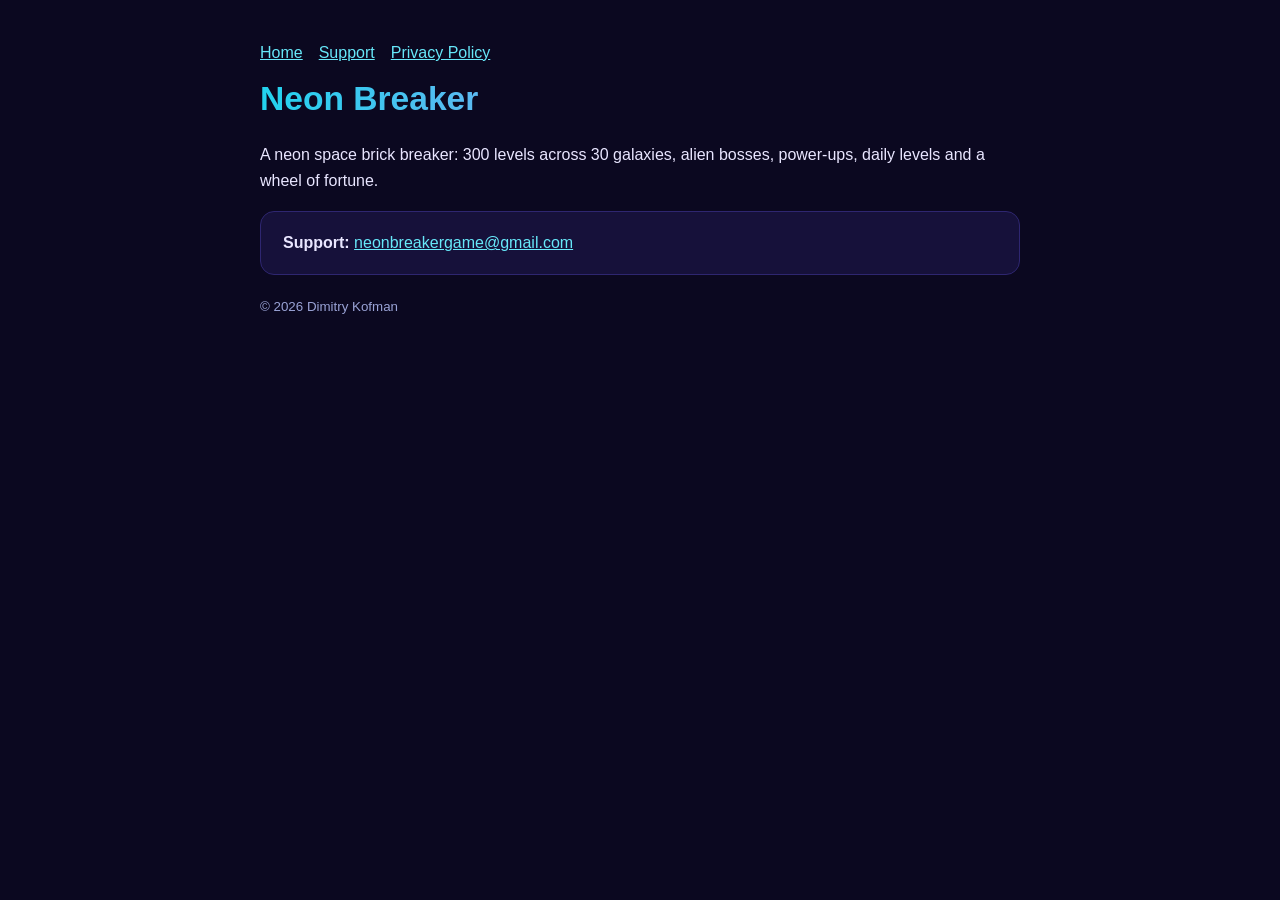
<file: index.html>
<!DOCTYPE html>
<html lang="en"><head><meta charset="utf-8"><meta name="viewport" content="width=device-width,initial-scale=1">
<title>Neon Breaker</title><link rel="stylesheet" href="style.css"></head>
<body><main>
<nav><a href="index.html">Home</a><a href="support.html">Support</a><a href="privacy.html">Privacy Policy</a></nav>
<h1>Neon Breaker</h1>
<p>A neon space brick breaker: 300 levels across 30 galaxies, alien bosses, power-ups, daily levels and a wheel of fortune.</p>
<div class="card"><b>Support:</b> <a href="mailto:neonbreakergame@gmail.com">neonbreakergame@gmail.com</a></div>
<small>© 2026 Dimitry Kofman</small>
</main></body></html>
</file>
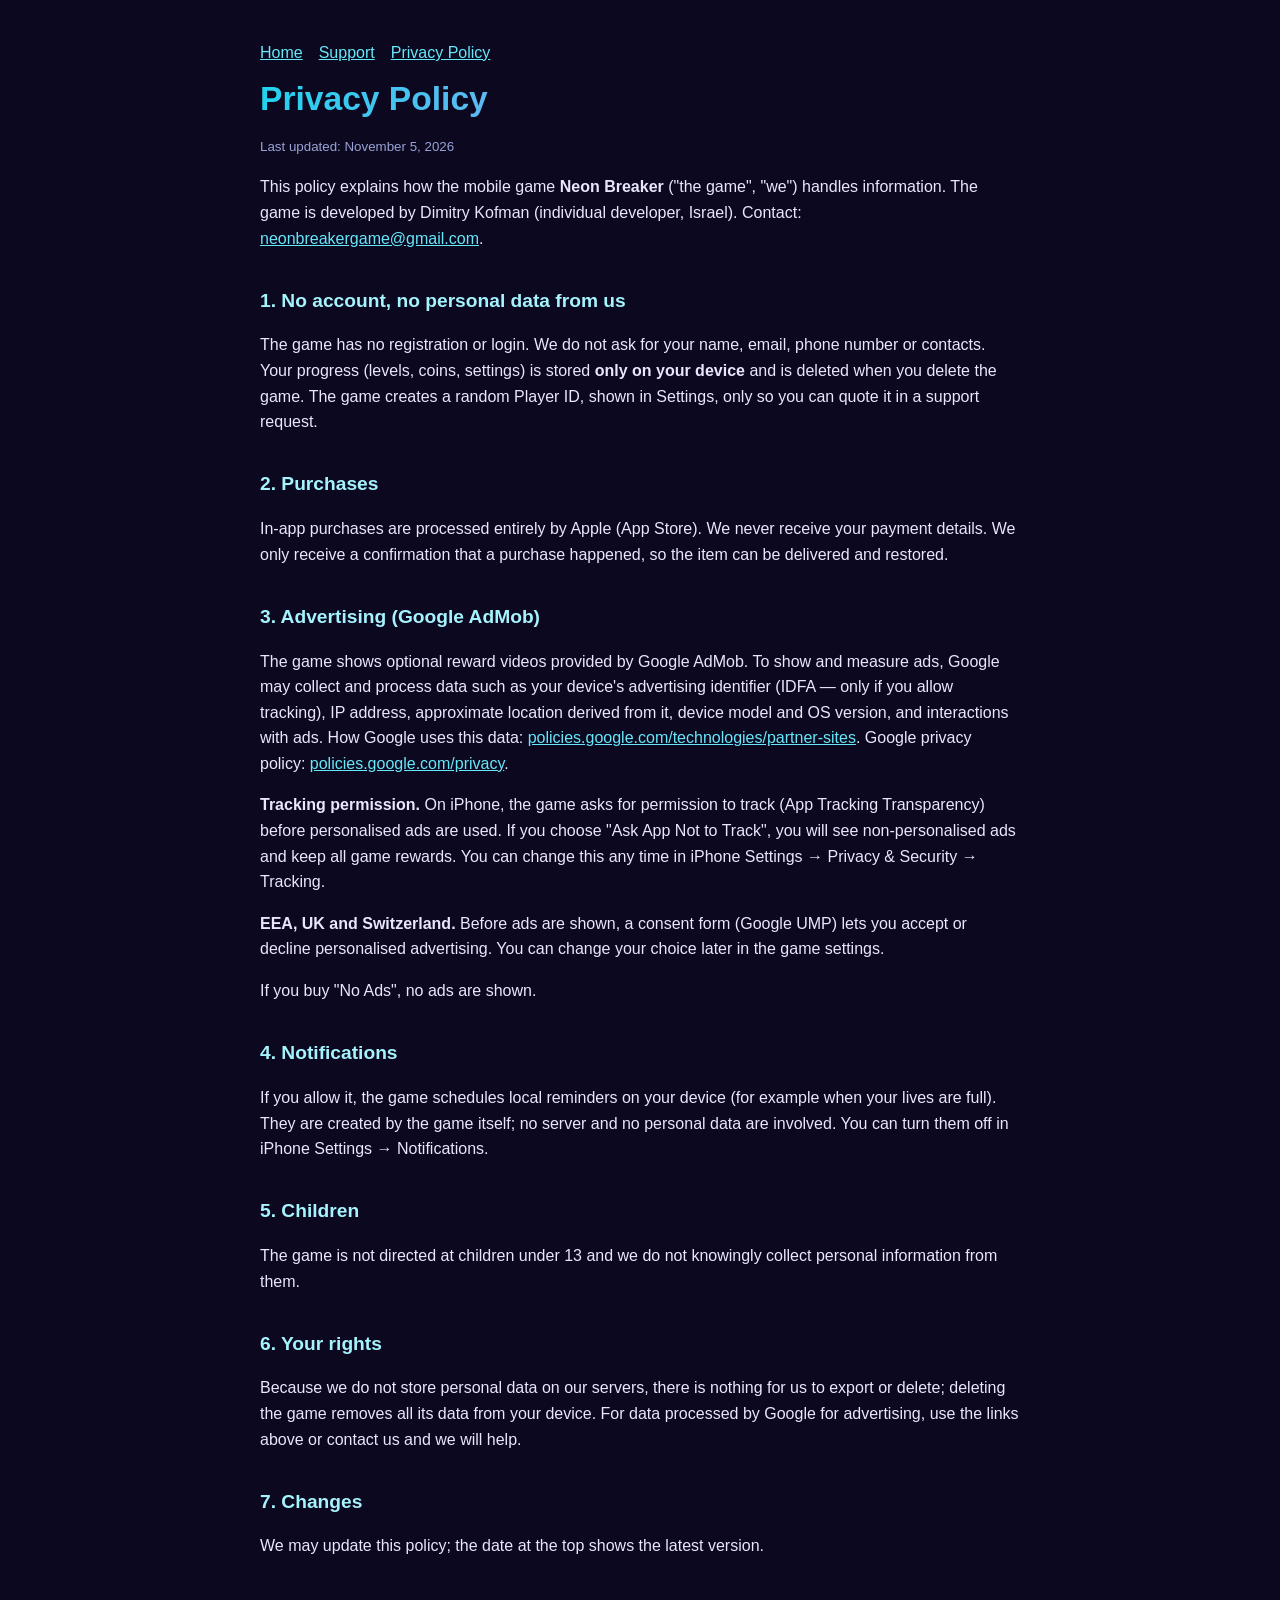
<file: privacy.html>
<!DOCTYPE html>
<html lang="en"><head><meta charset="utf-8"><meta name="viewport" content="width=device-width,initial-scale=1">
<title>Neon Breaker — Privacy Policy</title><link rel="stylesheet" href="style.css"></head>
<body><main>
<nav><a href="index.html">Home</a><a href="support.html">Support</a><a href="privacy.html">Privacy Policy</a></nav>
<h1>Privacy Policy</h1>
<small>Last updated: November 5, 2026</small>
<p>This policy explains how the mobile game <b>Neon Breaker</b> ("the game", "we") handles information.
The game is developed by Dimitry Kofman (individual developer, Israel). Contact: <a href="mailto:neonbreakergame@gmail.com">neonbreakergame@gmail.com</a>.</p>

<h2>1. No account, no personal data from us</h2>
<p>The game has no registration or login. We do not ask for your name, email, phone number or contacts.
Your progress (levels, coins, settings) is stored <b>only on your device</b> and is deleted when you delete the game.
The game creates a random Player ID, shown in Settings, only so you can quote it in a support request.</p>

<h2>2. Purchases</h2>
<p>In-app purchases are processed entirely by Apple (App Store). We never receive your payment details.
We only receive a confirmation that a purchase happened, so the item can be delivered and restored.</p>

<h2>3. Advertising (Google AdMob)</h2>
<p>The game shows optional reward videos provided by Google AdMob. To show and measure ads, Google may collect
and process data such as your device's advertising identifier (IDFA — only if you allow tracking), IP address,
approximate location derived from it, device model and OS version, and interactions with ads.
How Google uses this data: <a href="https://policies.google.com/technologies/partner-sites">policies.google.com/technologies/partner-sites</a>.
Google privacy policy: <a href="https://policies.google.com/privacy">policies.google.com/privacy</a>.</p>
<p><b>Tracking permission.</b> On iPhone, the game asks for permission to track (App Tracking Transparency) before
personalised ads are used. If you choose "Ask App Not to Track", you will see non-personalised ads and keep all game rewards.
You can change this any time in iPhone Settings → Privacy &amp; Security → Tracking.</p>
<p><b>EEA, UK and Switzerland.</b> Before ads are shown, a consent form (Google UMP) lets you accept or decline
personalised advertising. You can change your choice later in the game settings.</p>
<p>If you buy "No Ads", no ads are shown.</p>

<h2>4. Notifications</h2>
<p>If you allow it, the game schedules local reminders on your device (for example when your lives are full).
They are created by the game itself; no server and no personal data are involved. You can turn them off in
iPhone Settings → Notifications.</p>

<h2>5. Children</h2>
<p>The game is not directed at children under 13 and we do not knowingly collect personal information from them.</p>

<h2>6. Your rights</h2>
<p>Because we do not store personal data on our servers, there is nothing for us to export or delete; deleting the game
removes all its data from your device. For data processed by Google for advertising, use the links above or contact us
and we will help.</p>

<h2>7. Changes</h2>
<p>We may update this policy; the date at the top shows the latest version.</p>
</main></body></html>
</file>
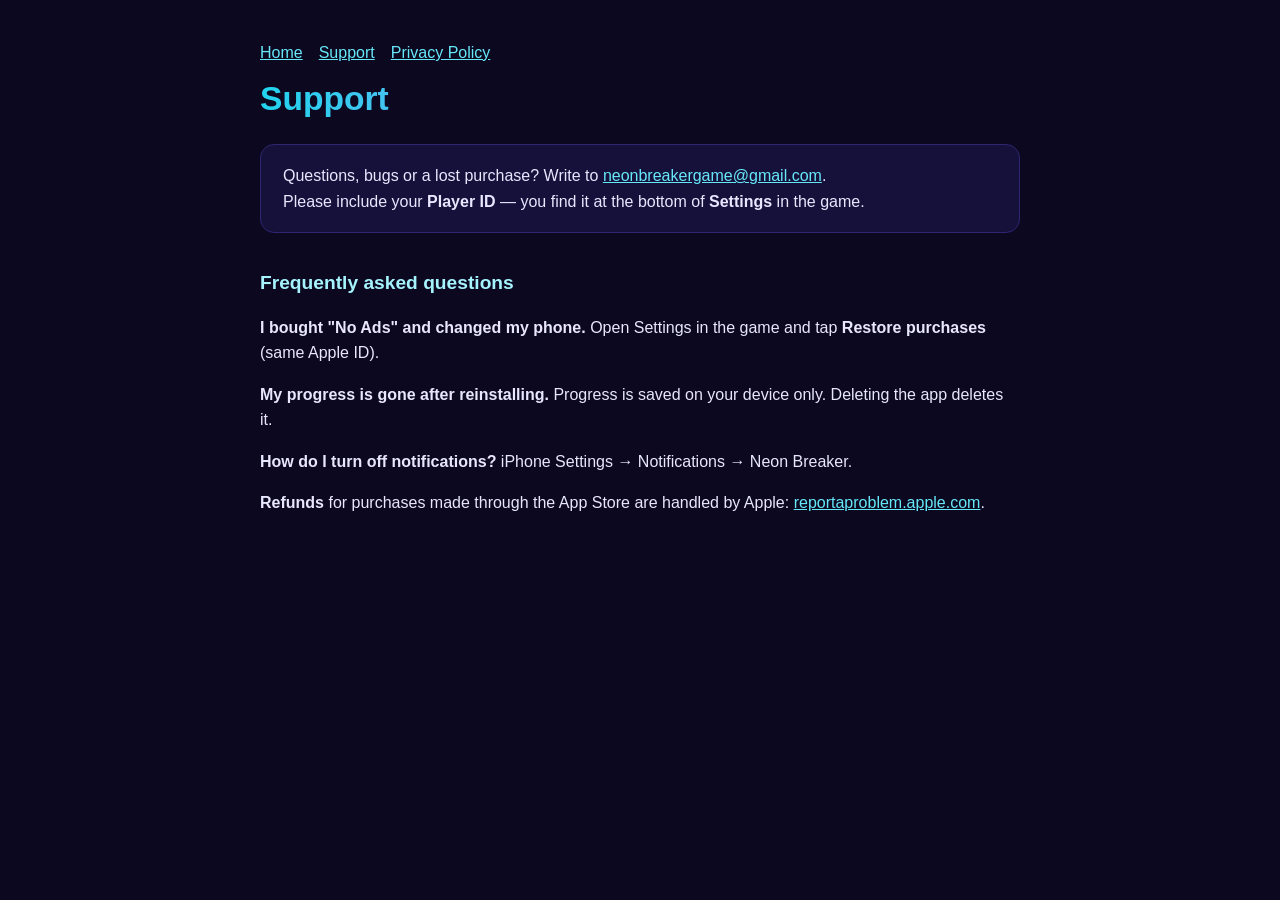
<file: support.html>
<!DOCTYPE html>
<html lang="en"><head><meta charset="utf-8"><meta name="viewport" content="width=device-width,initial-scale=1">
<title>Neon Breaker — Support</title><link rel="stylesheet" href="style.css"></head>
<body><main>
<nav><a href="index.html">Home</a><a href="support.html">Support</a><a href="privacy.html">Privacy Policy</a></nav>
<h1>Support</h1>
<div class="card">Questions, bugs or a lost purchase? Write to <a href="mailto:neonbreakergame@gmail.com">neonbreakergame@gmail.com</a>.<br>
Please include your <b>Player ID</b> — you find it at the bottom of <b>Settings</b> in the game.</div>
<h2>Frequently asked questions</h2>
<p><b>I bought "No Ads" and changed my phone.</b> Open Settings in the game and tap <b>Restore purchases</b> (same Apple ID).</p>
<p><b>My progress is gone after reinstalling.</b> Progress is saved on your device only. Deleting the app deletes it.</p>
<p><b>How do I turn off notifications?</b> iPhone Settings → Notifications → Neon Breaker.</p>
<p><b>Refunds</b> for purchases made through the App Store are handled by Apple: <a href="https://reportaproblem.apple.com">reportaproblem.apple.com</a>.</p>
</main></body></html>
</file>
<file: style.css>
body{margin:0;font-family:-apple-system,BlinkMacSystemFont,"Segoe UI",Roboto,sans-serif;background:#0b0820;color:#e9e6ff;line-height:1.6}
main{max-width:760px;margin:0 auto;padding:40px 22px 60px}
h1{font-size:2.1rem;margin:.2em 0;background:linear-gradient(90deg,#22d3ee,#e879f9);-webkit-background-clip:text;color:transparent}
h2{color:#a5f3fc;margin-top:1.8em;font-size:1.2rem}
a{color:#67e8f9}
.card{background:#16113a;border:1px solid #2e2670;border-radius:14px;padding:18px 22px;margin:18px 0}
small{color:#9aa3d6}
nav a{margin-right:16px}
</file>
